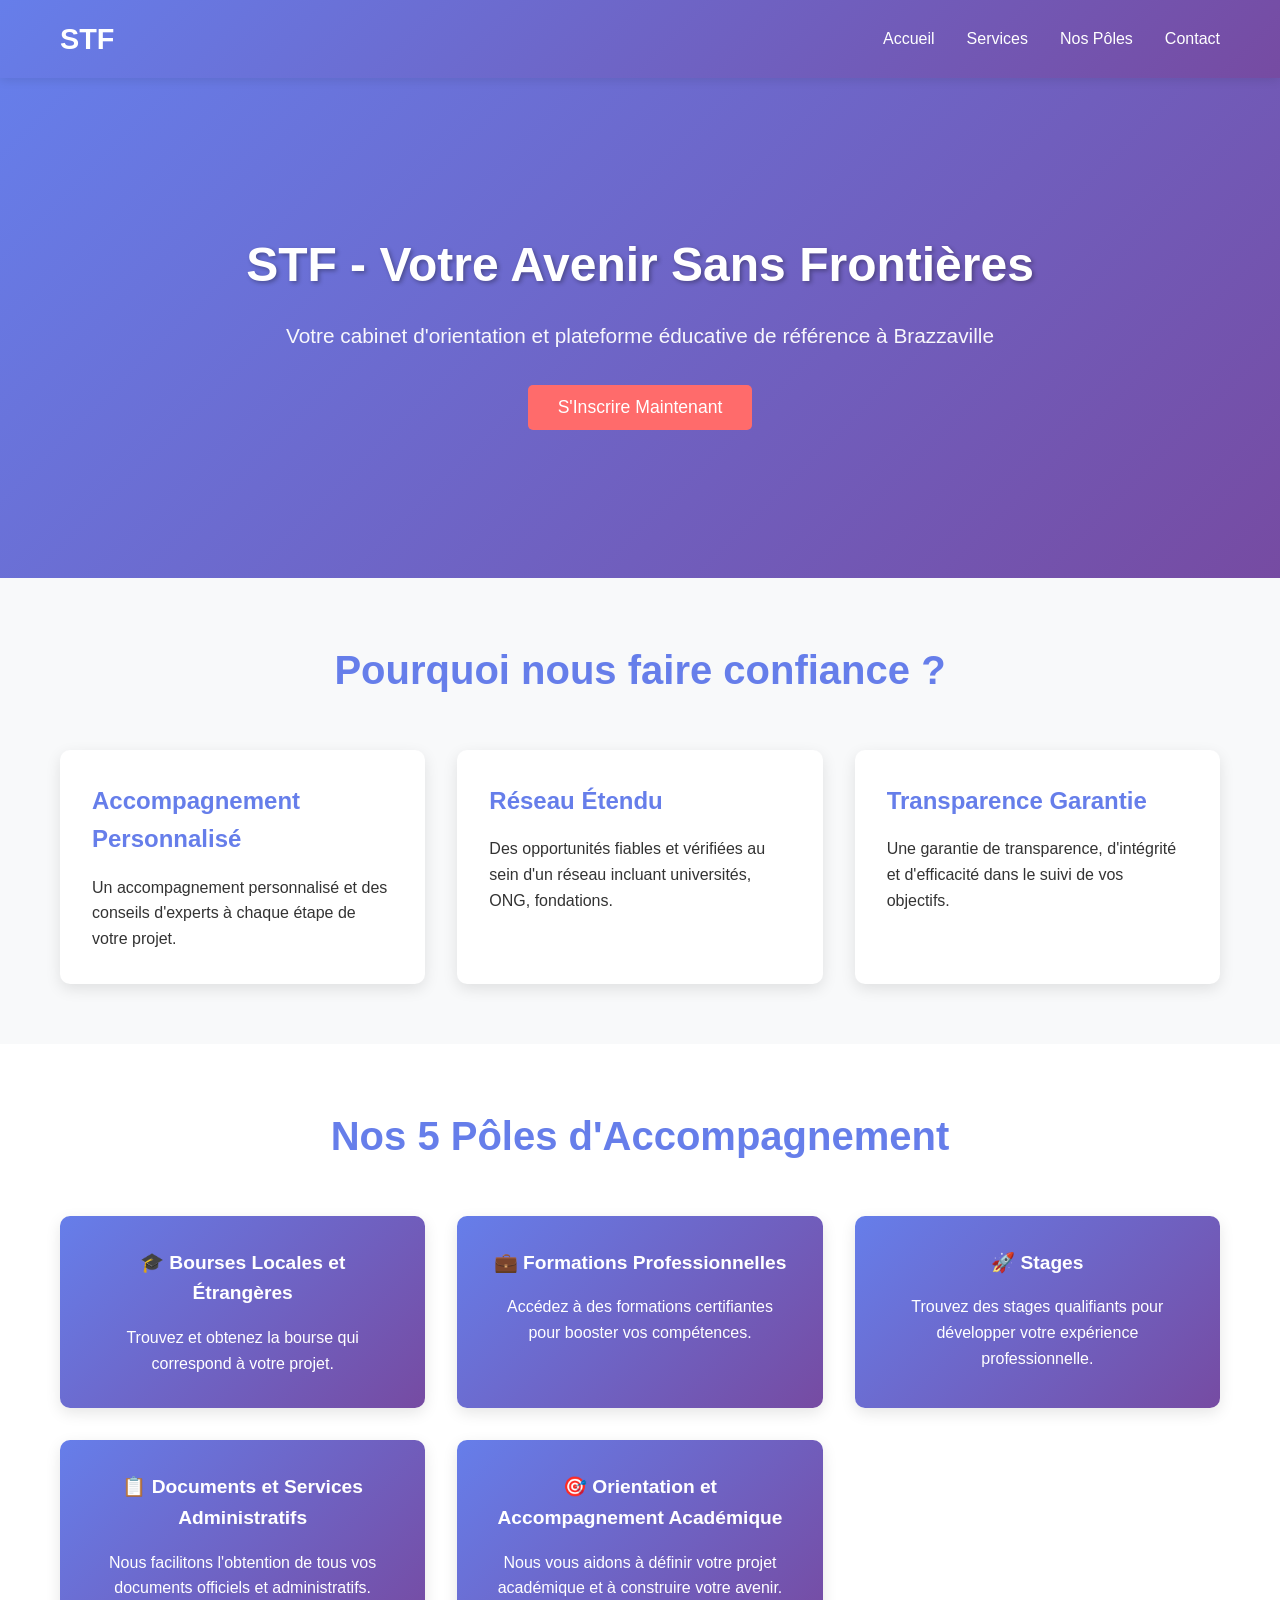
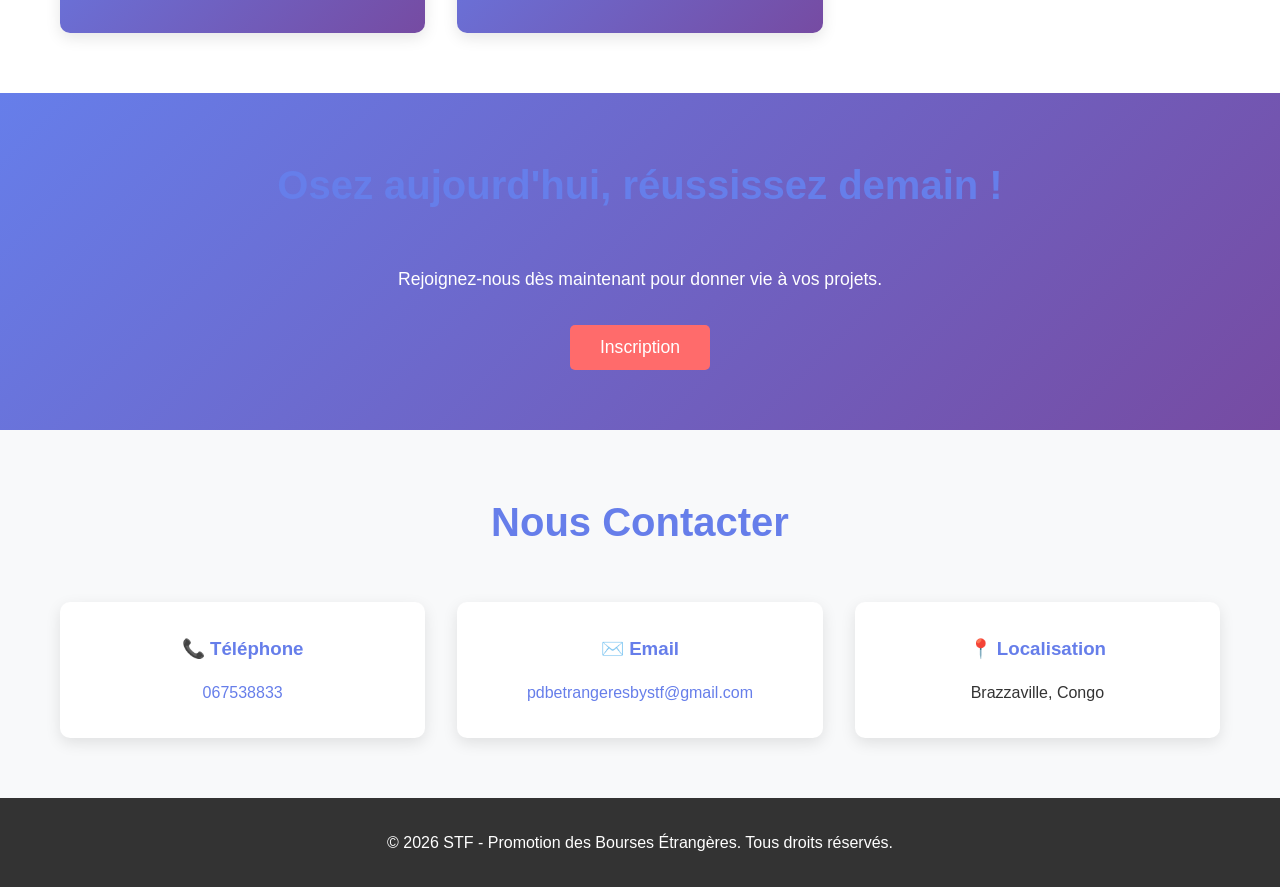
<file: index.html>
<!DOCTYPE html>
<html lang="fr">
<head>
    <meta charset="UTF-8">
    <meta name="viewport" content="width=device-width, initial-scale=1.0">
    <title>STF - Promotion des Bourses Étrangères</title>
    <link rel="stylesheet" href="styles.css">
</head>
<body>
    <!-- Navigation -->
    <nav class="navbar">
        <div class="container">
            <div class="logo">STF</div>
            <ul class="nav-links">
                <li><a href="#home">Accueil</a></li>
                <li><a href="#services">Services</a></li>
                <li><a href="#poles">Nos Pôles</a></li>
                <li><a href="#contact">Contact</a></li>
            </ul>
        </div>
    </nav>

    <!-- Hero Section -->
    <section id="home" class="hero">
        <div class="hero-content">
            <h1>STF - Votre Avenir Sans Frontières</h1>
            <p>Votre cabinet d'orientation et plateforme éducative de référence à Brazzaville</p>
            <button class="cta-btn"><a href="https://forms.gle/HQ3DZbndH7UWTKV78">S'Inscrire Maintenant</a></button>
        </div>
    </section>

    <!-- Why Choose Us Section -->
    <section id="services" class="why-us">
        <div class="container">
            <h2>Pourquoi nous faire confiance ?</h2>
            <div class="benefits">
                <div class="benefit-card">
                    <h3>Accompagnement Personnalisé</h3>
                    <p>Un accompagnement personnalisé et des conseils d'experts à chaque étape de votre projet.</p>
                </div>
                <div class="benefit-card">
                    <h3>Réseau Étendu</h3>
                    <p>Des opportunités fiables et vérifiées au sein d'un réseau incluant universités, ONG, fondations.</p>
                </div>
                <div class="benefit-card">
                    <h3>Transparence Garantie</h3>
                    <p>Une garantie de transparence, d'intégrité et d'efficacité dans le suivi de vos objectifs.</p>
                </div>
            </div>
        </div>
    </section>

    <!-- 5 Poles Section -->
    <section id="poles" class="poles">
        <div class="container">
            <h2>Nos 5 Pôles d'Accompagnement</h2>
            <div class="poles-grid">
                <div class="pole-card">
                    <h3>🎓 Bourses Locales et Étrangères</h3>
                    <p>Trouvez et obtenez la bourse qui correspond à votre projet.</p>
                </div>
                <div class="pole-card">
                    <h3>💼 Formations Professionnelles</h3>
                    <p>Accédez à des formations certifiantes pour booster vos compétences.</p>
                </div>
                <div class="pole-card">
                    <h3>🚀 Stages</h3>
                    <p>Trouvez des stages qualifiants pour développer votre expérience professionnelle.</p>
                </div>
                <div class="pole-card">
                    <h3>📋 Documents et Services Administratifs</h3>
                    <p>Nous facilitons l'obtention de tous vos documents officiels et administratifs.</p>
                </div>
                <div class="pole-card">
                    <h3>🎯 Orientation et Accompagnement Académique</h3>
                    <p>Nous vous aidons à définir votre projet académique et à construire votre avenir.</p>
                </div>
            </div>
        </div>
    </section>

    <!-- Call to Action -->
    <section class="cta-section">
        <div class="container">
            <h2>Osez aujourd'hui, réussissez demain !</h2>
            <p>Rejoignez-nous dès maintenant pour donner vie à vos projets.</p>
            <button class="cta-btn"><a href="https://forms.gle/HQ3DZbndH7UWTKV78">Inscription</a></button>
        </div>
    </section>

    <!-- Contact Section -->
    <section id="contact" class="contact">
        <div class="container">
            <h2>Nous Contacter</h2>
            <div class="contact-info">
                <div class="contact-item">
                    <h3>📞 Téléphone</h3>
                    <p><a href="tel:067538833">067538833</a></p>
                </div>
                <div class="contact-item">
                    <h3>✉️ Email</h3>
                    <p><a href="mailto:pdbetrangeresbystf@gmail.com">pdbetrangeresbystf@gmail.com</a></p>
                </div>
                <div class="contact-item">
                    <h3>📍 Localisation</h3>
                    <p>Brazzaville, Congo</p>
                </div>
            </div>
        </div>
    </section>

    <!-- Footer -->
    <footer>
        <div class="container">
            <p>&copy; 2026 STF - Promotion des Bourses Étrangères. Tous droits réservés.</p>
        </div>
    </footer>

    <script src="script.js"></script>
</body>
</html>
</file>
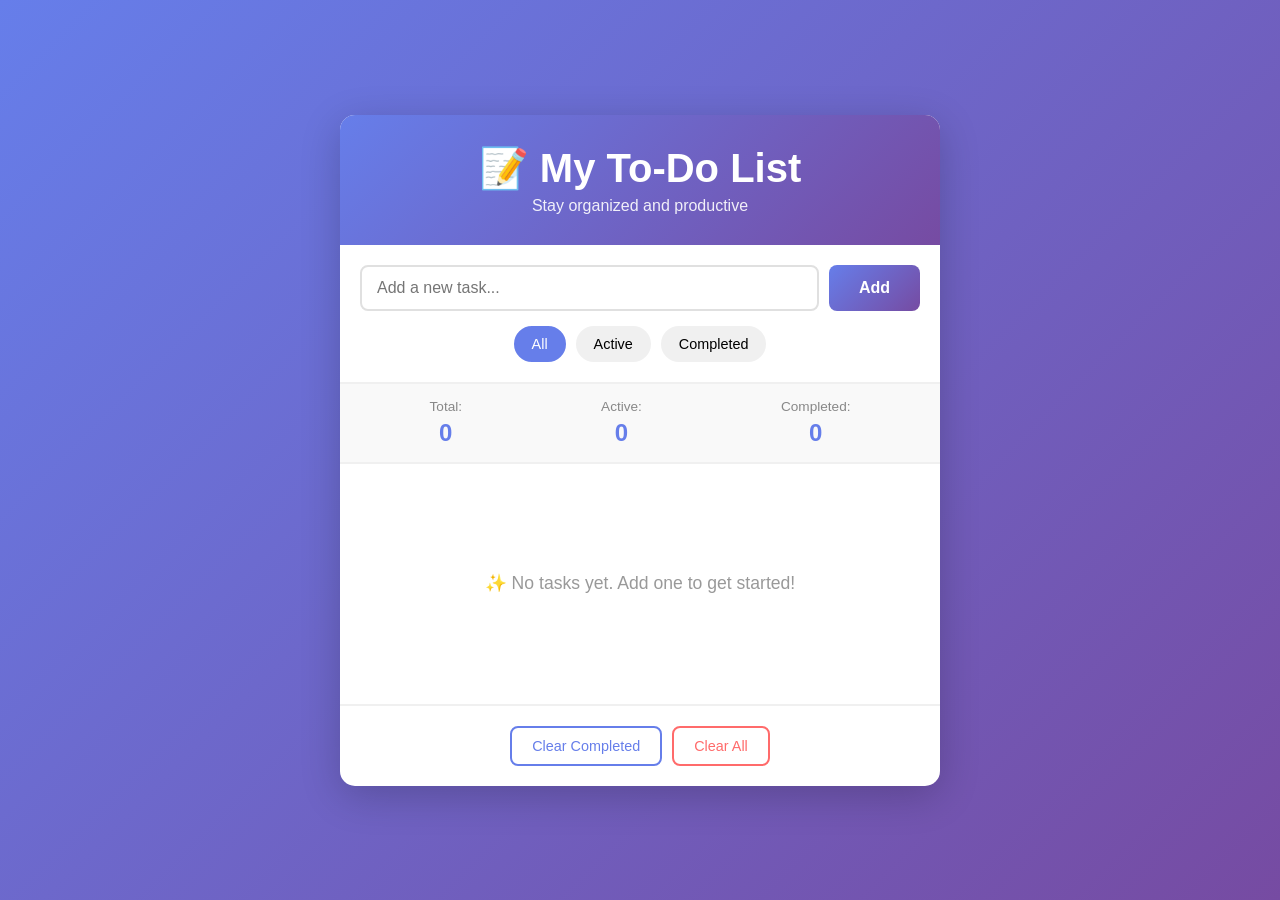
<file: todo-app/index.html>
<!DOCTYPE html>
<html lang="en">
<head>
    <meta charset="UTF-8">
    <meta name="viewport" content="width=device-width, initial-scale=1.0">
    <title>To-Do List Application</title>
    <link rel="stylesheet" href="todo-styles.css">
</head>
<body>
    <div class="container">
        <div class="todo-wrapper">
            <!-- Header -->
            <div class="header">
                <h1>📝 My To-Do List</h1>
                <p class="subtitle">Stay organized and productive</p>
            </div>

            <!-- Input Section -->
            <div class="input-section">
                <div class="input-wrapper">
                    <input 
                        type="text" 
                        id="todoInput" 
                        class="todo-input" 
                        placeholder="Add a new task..."
                        autocomplete="off"
                    >
                    <button id="addBtn" class="add-btn">Add</button>
                </div>
                <div class="filter-buttons">
                    <button class="filter-btn active" data-filter="all">All</button>
                    <button class="filter-btn" data-filter="active">Active</button>
                    <button class="filter-btn" data-filter="completed">Completed</button>
                </div>
            </div>

            <!-- Stats Section -->
            <div class="stats-section">
                <div class="stat-item">
                    <span class="stat-label">Total:</span>
                    <span class="stat-value" id="totalCount">0</span>
                </div>
                <div class="stat-item">
                    <span class="stat-label">Active:</span>
                    <span class="stat-value" id="activeCount">0</span>
                </div>
                <div class="stat-item">
                    <span class="stat-label">Completed:</span>
                    <span class="stat-value" id="completedCount">0</span>
                </div>
            </div>

            <!-- To-Do List -->
            <div class="todo-list" id="todoList">
                <div class="empty-state">
                    <p>✨ No tasks yet. Add one to get started!</p>
                </div>
            </div>

            <!-- Clear Completed Button -->
            <div class="action-buttons">
                <button id="clearCompletedBtn" class="clear-btn">Clear Completed</button>
                <button id="clearAllBtn" class="clear-all-btn">Clear All</button>
            </div>
        </div>
    </div>

    <script src="todo-script.js"></script>
</body>
</html>
</file>
<file: styles.css>
* {
    margin: 0;
    padding: 0;
    box-sizing: border-box;
}

body {
    font-family: 'Segoe UI', Tahoma, Geneva, Verdana, sans-serif;
    line-height: 1.6;
    color: #333;
}

.container {
    max-width: 1200px;
    margin: 0 auto;
    padding: 0 20px;
}

/* Navigation */
.navbar {
    background: linear-gradient(135deg, #667eea 0%, #764ba2 100%);
    color: white;
    padding: 1rem 0;
    position: sticky;
    top: 0;
    z-index: 1000;
    box-shadow: 0 2px 10px rgba(0,0,0,0.1);
}

.navbar .container {
    display: flex;
    justify-content: space-between;
    align-items: center;
}

.logo {
    font-size: 1.8rem;
    font-weight: bold;
}

.nav-links {
    display: flex;
    list-style: none;
    gap: 2rem;
}

.nav-links a {
    color: white;
    text-decoration: none;
    transition: opacity 0.3s;
}

.nav-links a:hover {
    opacity: 0.8;
}

/* Hero Section */
.hero {
    background: linear-gradient(135deg, #667eea 0%, #764ba2 100%);
    color: white;
    padding: 100px 20px;
    text-align: center;
    min-height: 500px;
    display: flex;
    align-items: center;
    justify-content: center;
}

.hero-content h1 {
    font-size: 3rem;
    margin-bottom: 1rem;
    text-shadow: 2px 2px 4px rgba(0,0,0,0.3);
}

.hero-content p {
    font-size: 1.3rem;
    margin-bottom: 2rem;
    opacity: 0.95;
}

/* CTA Button */
.cta-btn {
    background: #ff6b6b;
    color: white;
    padding: 12px 30px;
    border: none;
    border-radius: 5px;
    font-size: 1.1rem;
    cursor: pointer;
    transition: background 0.3s, transform 0.2s;
}

.cta-btn:hover {
    background: #ff5252;
    transform: translateY(-2px);
}

.cta-btn a {
    color: white;
    text-decoration: none;
}

/* Why Us Section */
.why-us {
    padding: 60px 20px;
    background: #f8f9fa;
}

.why-us h2,
.poles h2,
.cta-section h2,
.contact h2 {
    text-align: center;
    font-size: 2.5rem;
    margin-bottom: 3rem;
    color: #667eea;
}

.benefits {
    display: grid;
    grid-template-columns: repeat(auto-fit, minmax(300px, 1fr));
    gap: 2rem;
}

.benefit-card {
    background: white;
    padding: 2rem;
    border-radius: 10px;
    box-shadow: 0 5px 15px rgba(0,0,0,0.1);
    transition: transform 0.3s, box-shadow 0.3s;
}

.benefit-card:hover {
    transform: translateY(-5px);
    box-shadow: 0 10px 25px rgba(0,0,0,0.15);
}

.benefit-card h3 {
    color: #667eea;
    margin-bottom: 1rem;
    font-size: 1.5rem;
}

/* Poles Section */
.poles {
    padding: 60px 20px;
    background: white;
}

.poles-grid {
    display: grid;
    grid-template-columns: repeat(auto-fit, minmax(280px, 1fr));
    gap: 2rem;
}

.pole-card {
    background: linear-gradient(135deg, #667eea 0%, #764ba2 100%);
    color: white;
    padding: 2rem;
    border-radius: 10px;
    box-shadow: 0 5px 15px rgba(0,0,0,0.1);
    transition: transform 0.3s, box-shadow 0.3s;
    text-align: center;
}

.pole-card:hover {
    transform: translateY(-5px);
    box-shadow: 0 10px 25px rgba(0,0,0,0.2);
}

.pole-card h3 {
    margin-bottom: 1rem;
    font-size: 1.2rem;
}

/* CTA Section */
.cta-section {
    background: linear-gradient(135deg, #667eea 0%, #764ba2 100%);
    color: white;
    padding: 60px 20px;
    text-align: center;
}

.cta-section p {
    font-size: 1.1rem;
    margin-bottom: 2rem;
}

/* Contact Section */
.contact {
    padding: 60px 20px;
    background: #f8f9fa;
}

.contact-info {
    display: grid;
    grid-template-columns: repeat(auto-fit, minmax(250px, 1fr));
    gap: 2rem;
    margin-top: 3rem;
}

.contact-item {
    background: white;
    padding: 2rem;
    border-radius: 10px;
    text-align: center;
    box-shadow: 0 5px 15px rgba(0,0,0,0.1);
}

.contact-item h3 {
    color: #667eea;
    margin-bottom: 1rem;
}

.contact-item p a {
    color: #667eea;
    text-decoration: none;
    transition: color 0.3s;
}

.contact-item p a:hover {
    color: #764ba2;
}

/* Footer */
footer {
    background: #333;
    color: white;
    text-align: center;
    padding: 2rem;
}

/* Responsive Design */
@media (max-width: 768px) {
    .nav-links {
        gap: 1rem;
        font-size: 0.9rem;
    }

    .hero-content h1 {
        font-size: 2rem;
    }

    .hero-content p {
        font-size: 1rem;
    }

    .why-us h2,
    .poles h2,
    .cta-section h2,
    .contact h2 {
        font-size: 1.8rem;
    }
}
</file>
<file: todo-app/todo-styles.css>
* {
    margin: 0;
    padding: 0;
    box-sizing: border-box;
}

body {
    font-family: 'Segoe UI', Tahoma, Geneva, Verdana, sans-serif;
    background: linear-gradient(135deg, #667eea 0%, #764ba2 100%);
    min-height: 100vh;
    padding: 20px;
    display: flex;
    justify-content: center;
    align-items: center;
}

.container {
    width: 100%;
    max-width: 600px;
}

.todo-wrapper {
    background: white;
    border-radius: 15px;
    box-shadow: 0 10px 40px rgba(0, 0, 0, 0.2);
    overflow: hidden;
    animation: slideIn 0.5s ease-out;
}

@keyframes slideIn {
    from {
        opacity: 0;
        transform: translateY(20px);
    }
    to {
        opacity: 1;
        transform: translateY(0);
    }
}

/* Header Section */
.header {
    background: linear-gradient(135deg, #667eea 0%, #764ba2 100%);
    color: white;
    padding: 30px 20px;
    text-align: center;
}

.header h1 {
    font-size: 2.5rem;
    margin-bottom: 5px;
    font-weight: 700;
}

.subtitle {
    font-size: 1rem;
    opacity: 0.9;
}

/* Input Section */
.input-section {
    padding: 20px;
    border-bottom: 2px solid #f0f0f0;
}

.input-wrapper {
    display: flex;
    gap: 10px;
    margin-bottom: 15px;
}

.todo-input {
    flex: 1;
    padding: 12px 15px;
    border: 2px solid #e0e0e0;
    border-radius: 8px;
    font-size: 1rem;
    transition: border-color 0.3s, box-shadow 0.3s;
}

.todo-input:focus {
    outline: none;
    border-color: #667eea;
    box-shadow: 0 0 0 3px rgba(102, 126, 234, 0.1);
}

.add-btn {
    padding: 12px 30px;
    background: linear-gradient(135deg, #667eea 0%, #764ba2 100%);
    color: white;
    border: none;
    border-radius: 8px;
    font-size: 1rem;
    font-weight: 600;
    cursor: pointer;
    transition: transform 0.2s, box-shadow 0.2s;
}

.add-btn:hover {
    transform: translateY(-2px);
    box-shadow: 0 5px 15px rgba(102, 126, 234, 0.4);
}

.add-btn:active {
    transform: translateY(0);
}

/* Filter Buttons */
.filter-buttons {
    display: flex;
    gap: 10px;
    justify-content: center;
}

.filter-btn {
    padding: 8px 16px;
    background: #f0f0f0;
    border: 2px solid transparent;
    border-radius: 20px;
    font-size: 0.9rem;
    cursor: pointer;
    transition: all 0.3s;
    font-weight: 500;
}

.filter-btn:hover {
    background: #e0e0e0;
}

.filter-btn.active {
    background: #667eea;
    color: white;
    border-color: #667eea;
}

/* Stats Section */
.stats-section {
    display: flex;
    justify-content: space-around;
    padding: 15px 20px;
    background: #f9f9f9;
    border-bottom: 2px solid #f0f0f0;
}

.stat-item {
    text-align: center;
}

.stat-label {
    display: block;
    font-size: 0.85rem;
    color: #888;
    margin-bottom: 5px;
}

.stat-value {
    display: block;
    font-size: 1.5rem;
    font-weight: 700;
    color: #667eea;
}

/* To-Do List */
.todo-list {
    min-height: 200px;
    max-height: 400px;
    overflow-y: auto;
    padding: 20px;
}

.todo-item {
    display: flex;
    align-items: center;
    gap: 12px;
    padding: 15px;
    background: #f9f9f9;
    border-radius: 8px;
    margin-bottom: 10px;
    transition: all 0.3s;
    animation: itemSlideIn 0.3s ease-out;
}

@keyframes itemSlideIn {
    from {
        opacity: 0;
        transform: translateX(-20px);
    }
    to {
        opacity: 1;
        transform: translateX(0);
    }
}

.todo-item:hover {
    background: #f0f0f0;
    box-shadow: 0 2px 8px rgba(0, 0, 0, 0.1);
}

.todo-item.completed {
    opacity: 0.6;
}

.todo-item.completed .todo-text {
    text-decoration: line-through;
    color: #999;
}

.todo-checkbox {
    width: 24px;
    height: 24px;
    cursor: pointer;
    accent-color: #667eea;
    flex-shrink: 0;
}

.todo-text {
    flex: 1;
    font-size: 1rem;
    color: #333;
    word-break: break-word;
}

.todo-date {
    font-size: 0.8rem;
    color: #999;
    white-space: nowrap;
}

.delete-btn {
    padding: 6px 12px;
    background: #ff6b6b;
    color: white;
    border: none;
    border-radius: 6px;
    cursor: pointer;
    font-size: 0.85rem;
    transition: all 0.3s;
    flex-shrink: 0;
}

.delete-btn:hover {
    background: #ff5252;
    transform: scale(1.05);
}

.delete-btn:active {
    transform: scale(0.95);
}

/* Empty State */
.empty-state {
    display: flex;
    justify-content: center;
    align-items: center;
    min-height: 200px;
    color: #999;
    font-size: 1.1rem;
    text-align: center;
}

/* Action Buttons */
.action-buttons {
    display: flex;
    gap: 10px;
    padding: 20px;
    border-top: 2px solid #f0f0f0;
    justify-content: center;
}

.clear-btn,
.clear-all-btn {
    padding: 10px 20px;
    border: 2px solid #e0e0e0;
    border-radius: 8px;
    background: white;
    font-size: 0.9rem;
    cursor: pointer;
    transition: all 0.3s;
    font-weight: 500;
}

.clear-btn {
    color: #667eea;
    border-color: #667eea;
}

.clear-btn:hover {
    background: #f0f4ff;
}

.clear-all-btn {
    color: #ff6b6b;
    border-color: #ff6b6b;
}

.clear-all-btn:hover {
    background: #ffe0e0;
}

/* Scrollbar Styling */
.todo-list::-webkit-scrollbar {
    width: 8px;
}

.todo-list::-webkit-scrollbar-track {
    background: #f0f0f0;
    border-radius: 10px;
}

.todo-list::-webkit-scrollbar-thumb {
    background: #667eea;
    border-radius: 10px;
}

.todo-list::-webkit-scrollbar-thumb:hover {
    background: #764ba2;
}

/* Responsive Design */
@media (max-width: 600px) {
    .header h1 {
        font-size: 2rem;
    }

    .input-wrapper {
        flex-direction: column;
    }

    .add-btn {
        width: 100%;
    }

    .filter-buttons {
        flex-wrap: wrap;
    }

    .action-buttons {
        flex-direction: column;
    }

    .clear-btn,
    .clear-all-btn {
        width: 100%;
    }

    .todo-item {
        flex-wrap: wrap;
    }

    .todo-date {
        flex-basis: 100%;
        margin-left: 36px;
    }
}
</file>
